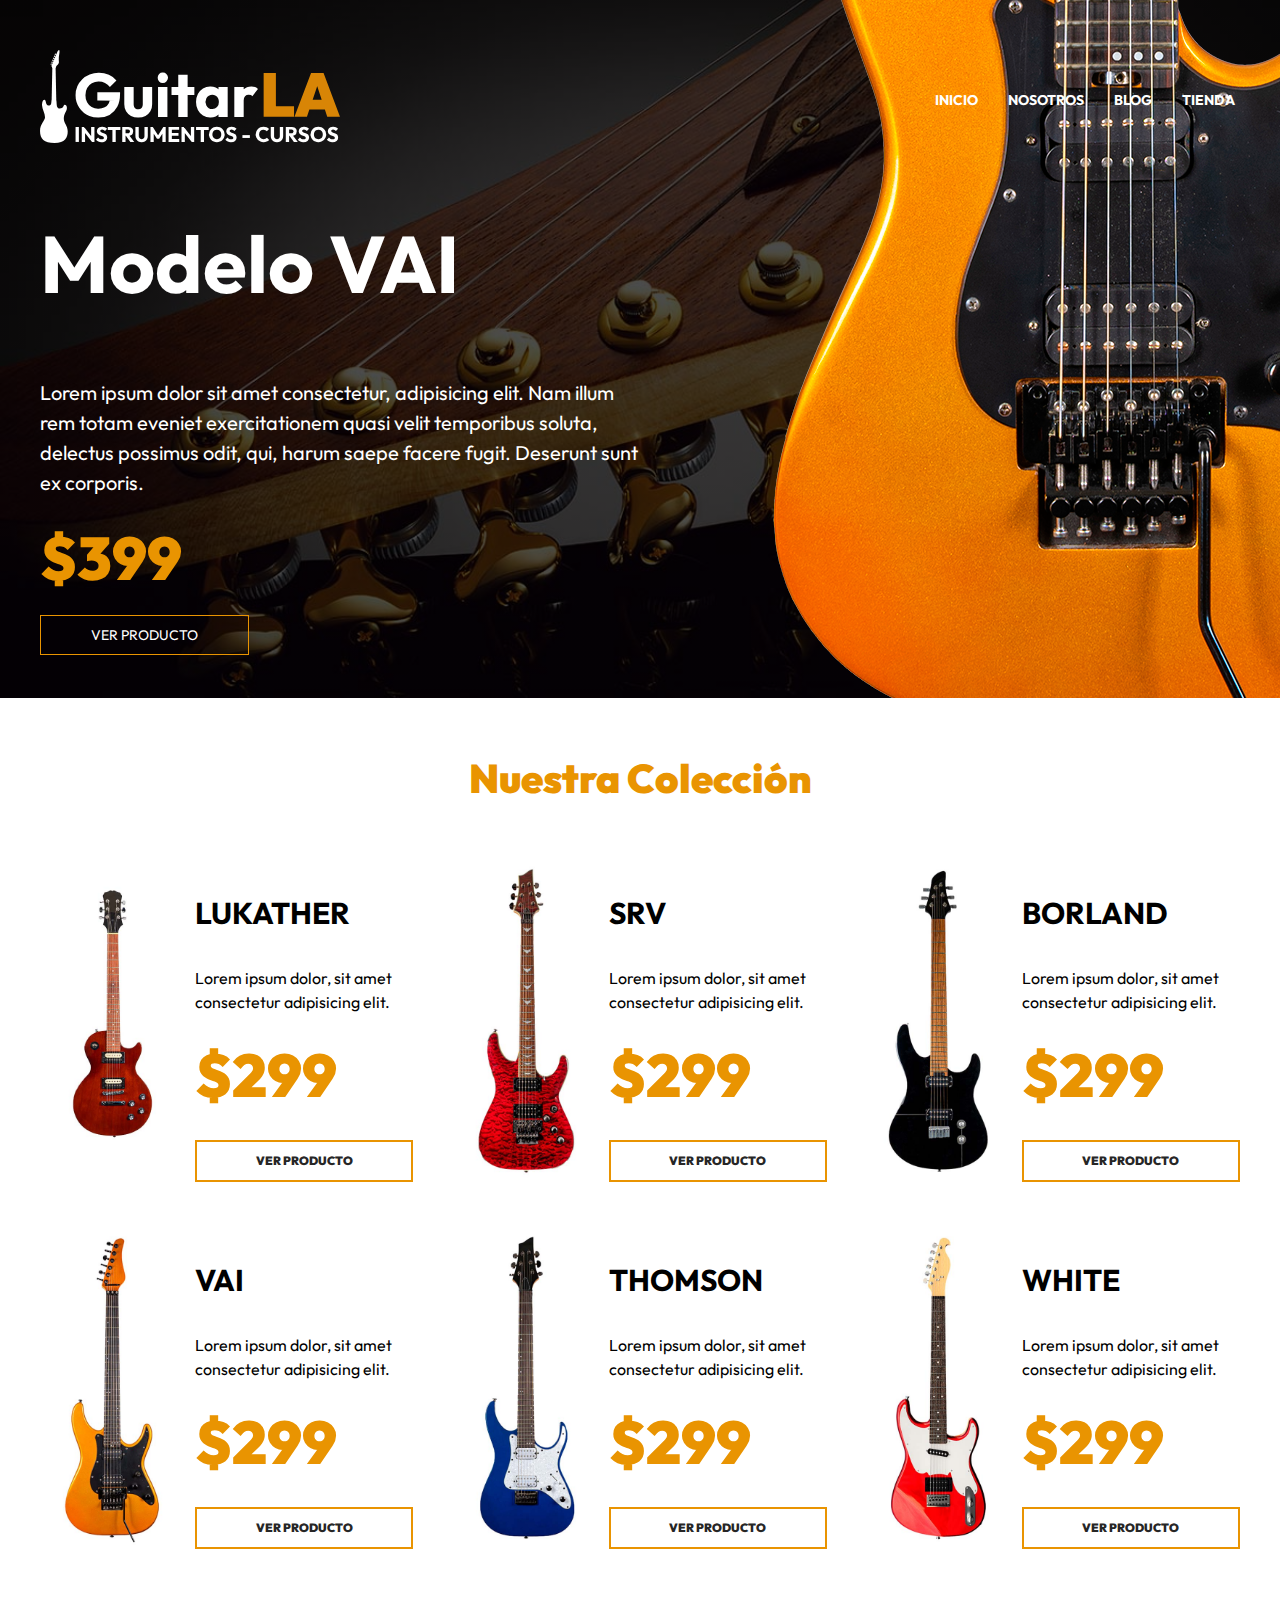
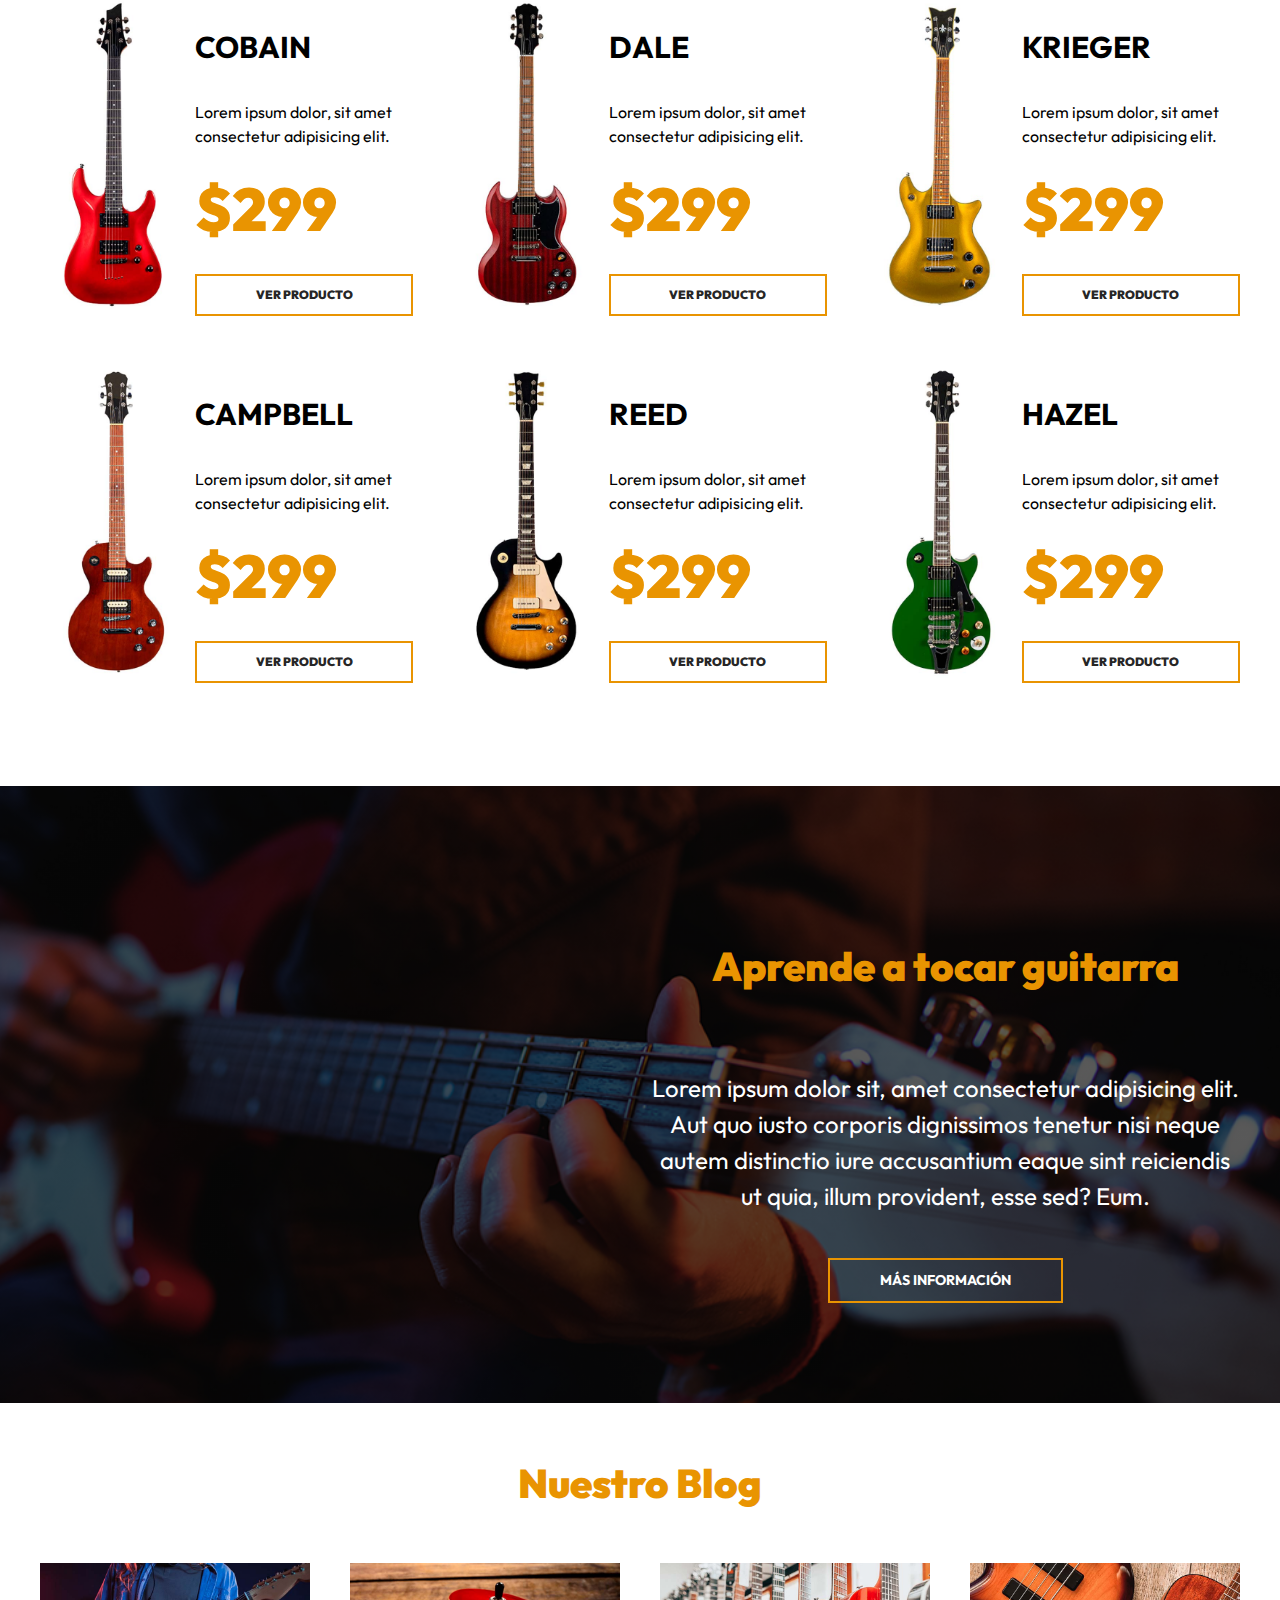
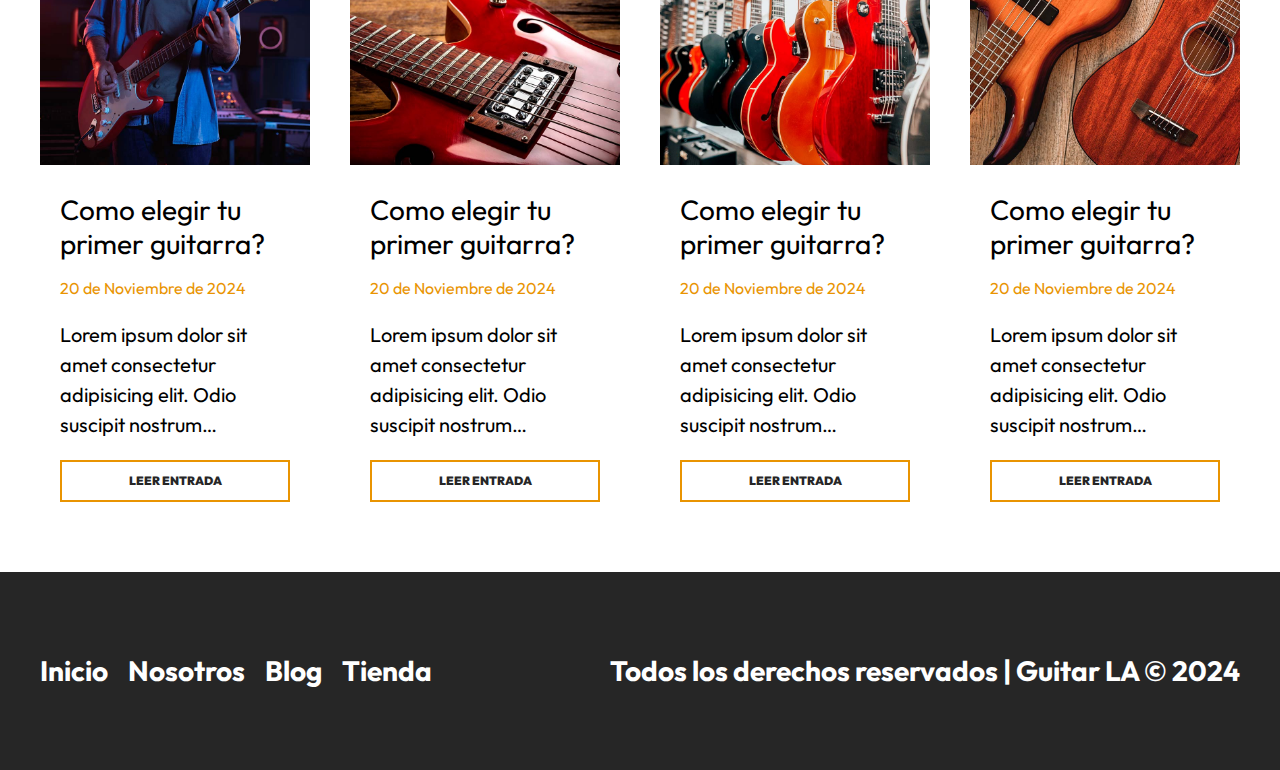
<file: index.html>
<!DOCTYPE html>
<html lang="en">

<head>
    <meta charset="UTF-8">
    <meta http-equiv="X-UA-Compatible" content="IE=edge">
    <meta name="viewport" content="width=device-width, initial-scale=1.0">
    <title>GuitarLA</title>
    <link rel="stylesheet" href="css/normalize.css">
    <link rel="preconnect" href="https://fonts.googleapis.com">
    <link rel="preconnect" href="https://fonts.gstatic.com" crossorigin>
    <link href="https://fonts.googleapis.com/css2?family=Outfit:wght@400;700;900&display=swap" rel="stylesheet">
    <link rel="stylesheet" href="css/app.css">
</head>

<body>
    <header class="header">
        <div class="header__contenedor">
            <div class="header__barra">
                <a href="/">
                    <img class="header__logo" src="img/logo.svg" alt="logo guitar-la">
                </a>
                <nav class="navegacion">
                    <a class="navegacion__enlace" href="index.html">Inicio</a>
                    <a class="navegacion__enlace" href="nosotros.html">Nosotros</a>
                    <a class="navegacion__enlace" href="blog.html">Blog</a>
                    <a class="navegacion__enlace" href="tienda.html">Tienda</a>
                </nav>
            </div>
            <div class="modelo">
                <h1 class="modelo__nombre">Modelo VAI</h1>
                <p class="modelo__descripcion">Lorem ipsum dolor sit amet consectetur, adipisicing elit. Nam illum rem
                    totam eveniet exercitationem quasi velit temporibus soluta, delectus possimus odit, qui, harum saepe
                    facere fugit. Deserunt sunt ex corporis.</p>
                <p class="modelo__precio">$399</p>
                <a href="producto.html" class="modelo__enlace">Ver producto</a>
            </div>
        </div>
        <img class="header__guitarra" src="img/header_guitarra.png" alt="imagen header guitarra">
    </header>

    <main class="productos productos__contenedor">
        <h2 class="productos__heading">Nuestra Colección</h2>
        <div class="productos__grid">
            <div class="producto">
                <img class="producto__imagen" src="img/guitarra_01.jpg" alt="imagen guitarra">
                <div class="producto__contenido">
                    <h3 class="producto__nombre">Lukather</h3>
                    <p class="producto__descripcion">Lorem ipsum dolor, sit amet consectetur adipisicing elit.</p>
                    <p class="producto__precio">$299</p>
                    <a class="producto__enlace" href="producto.html">Ver Producto</a>
                </div>
            </div>
            <div class="producto">
                <img class="producto__imagen" src="img/guitarra_02.jpg" alt="imagen guitarra">
                <div class="producto__contenido">
                    <h3 class="producto__nombre">SRV</h3>
                    <p class="producto__descripcion">Lorem ipsum dolor, sit amet consectetur adipisicing elit.</p>
                    <p class="producto__precio">$299</p>
                    <a class="producto__enlace" href="producto.html">Ver Producto</a>
                </div>
            </div>
            <div class="producto">
                <img class="producto__imagen" src="img/guitarra_03.jpg" alt="imagen guitarra">
                <div class="producto__contenido">
                    <h3 class="producto__nombre">Borland</h3>
                    <p class="producto__descripcion">Lorem ipsum dolor, sit amet consectetur adipisicing elit.</p>
                    <p class="producto__precio">$299</p>
                    <a class="producto__enlace" href="producto.html">Ver Producto</a>
                </div>
            </div>
            <div class="producto">
                <img class="producto__imagen" src="img/guitarra_04.jpg" alt="imagen guitarra">
                <div class="producto__contenido">
                    <h3 class="producto__nombre">VAI</h3>
                    <p class="producto__descripcion">Lorem ipsum dolor, sit amet consectetur adipisicing elit.</p>
                    <p class="producto__precio">$299</p>
                    <a class="producto__enlace" href="producto.html">Ver Producto</a>
                </div>
            </div>
            <div class="producto">
                <img class="producto__imagen" src="img/guitarra_05.jpg" alt="imagen guitarra">
                <div class="producto__contenido">
                    <h3 class="producto__nombre">Thomson</h3>
                    <p class="producto__descripcion">Lorem ipsum dolor, sit amet consectetur adipisicing elit.</p>
                    <p class="producto__precio">$299</p>
                    <a class="producto__enlace" href="producto.html">Ver Producto</a>
                </div>
            </div>
            <div class="producto">
                <img class="producto__imagen" src="img/guitarra_06.jpg" alt="imagen guitarra">
                <div class="producto__contenido">
                    <h3 class="producto__nombre">White</h3>
                    <p class="producto__descripcion">Lorem ipsum dolor, sit amet consectetur adipisicing elit.</p>
                    <p class="producto__precio">$299</p>
                    <a class="producto__enlace" href="producto.html">Ver Producto</a>
                </div>
            </div>
            <div class="producto">
                <img class="producto__imagen" src="img/guitarra_07.jpg" alt="imagen guitarra">
                <div class="producto__contenido">
                    <h3 class="producto__nombre">Cobain</h3>
                    <p class="producto__descripcion">Lorem ipsum dolor, sit amet consectetur adipisicing elit.</p>
                    <p class="producto__precio">$299</p>
                    <a class="producto__enlace" href="producto.html">Ver Producto</a>
                </div>
            </div>
            <div class="producto">
                <img class="producto__imagen" src="img/guitarra_08.jpg" alt="imagen guitarra">
                <div class="producto__contenido">
                    <h3 class="producto__nombre">Dale</h3>
                    <p class="producto__descripcion">Lorem ipsum dolor, sit amet consectetur adipisicing elit.</p>
                    <p class="producto__precio">$299</p>
                    <a class="producto__enlace" href="producto.html">Ver Producto</a>
                </div>
            </div>
            <div class="producto">
                <img class="producto__imagen" src="img/guitarra_09.jpg" alt="imagen guitarra">
                <div class="producto__contenido">
                    <h3 class="producto__nombre">Krieger</h3>
                    <p class="producto__descripcion">Lorem ipsum dolor, sit amet consectetur adipisicing elit.</p>
                    <p class="producto__precio">$299</p>
                    <a class="producto__enlace" href="producto.html">Ver Producto</a>
                </div>
            </div>
            <div class="producto">
                <img class="producto__imagen" src="img/guitarra_10.jpg" alt="imagen guitarra">
                <div class="producto__contenido">
                    <h3 class="producto__nombre">Campbell</h3>
                    <p class="producto__descripcion">Lorem ipsum dolor, sit amet consectetur adipisicing elit.</p>
                    <p class="producto__precio">$299</p>
                    <a class="producto__enlace" href="producto.html">Ver Producto</a>
                </div>
            </div>
            <div class="producto">
                <img class="producto__imagen" src="img/guitarra_11.jpg" alt="imagen guitarra">
                <div class="producto__contenido">
                    <h3 class="producto__nombre">Reed</h3>
                    <p class="producto__descripcion">Lorem ipsum dolor, sit amet consectetur adipisicing elit.</p>
                    <p class="producto__precio">$299</p>
                    <a class="producto__enlace" href="producto.html">Ver Producto</a>
                </div>
            </div>
            <div class="producto">
                <img class="producto__imagen" src="img/guitarra_12.jpg" alt="imagen guitarra">
                <div class="producto__contenido">
                    <h3 class="producto__nombre">Hazel</h3>
                    <p class="producto__descripcion">Lorem ipsum dolor, sit amet consectetur adipisicing elit.</p>
                    <p class="producto__precio">$299</p>
                    <a class="producto__enlace" href="producto.html">Ver Producto</a>
                </div>
            </div>
        </div>
    </main>

    <section class="cursos">
        <div class="cursos__contenedor cursos__grid">
            <div class="cursos__contenido">
                <h2 class="cursos__heading">Aprende a tocar guitarra</h2>
                <p class="cursos__texto">Lorem ipsum dolor sit, amet consectetur adipisicing elit. Aut quo iusto
                    corporis dignissimos tenetur nisi neque autem distinctio iure accusantium eaque sint reiciendis ut
                    quia, illum provident, esse sed? Eum.</p>
                <a class="cursos__enlace" href="#">Más información</a>
            </div>
        </div>
    </section>

    <section class="blog">
        <h2 class="blog__heading">Nuestro Blog</h2>
        <div class="blog__contenedor blog__grid">
            <article class="entrada">
                <img class="entrada__imagen" src="img/blog_1.jpg" alt="imagen blog">
                <div class="entrada__contenido">
                    <h3 class="entrada__titulo">Como elegir tu primer guitarra?</h3>
                    <p class="entrada__fecha">20 de Noviembre de 2024</p>
                    <p class="entrada__texto">Lorem ipsum dolor sit amet consectetur adipisicing elit. Odio suscipit
                        nostrum obcaecati ipsum itaque quidem? Amet, vero. Culpa ipsa, eum expedita possimus harum neque
                        consequatur quibusdam, voluptatibus doloremque cumque unde.</p>
                    <a class="entrada__enlace" href="entrada.html">Leer entrada</a>
                </div>
            </article>
            <article class="entrada">
                <img class="entrada__imagen" src="img/blog_2.jpg" alt="imagen blog">
                <div class="entrada__contenido">
                    <h3 class="entrada__titulo">Como elegir tu primer guitarra?</h3>
                    <p class="entrada__fecha">20 de Noviembre de 2024</p>
                    <p class="entrada__texto">Lorem ipsum dolor sit amet consectetur adipisicing elit. Odio suscipit
                        nostrum obcaecati ipsum itaque quidem? Amet, vero. Culpa ipsa, eum expedita possimus harum neque
                        consequatur quibusdam, voluptatibus doloremque cumque unde.</p>
                    <a class="entrada__enlace" href="entrada.html">Leer entrada</a>
                </div>
            </article>
            <article class="entrada">
                <img class="entrada__imagen" src="img/blog_3.jpg" alt="imagen blog">
                <div class="entrada__contenido">
                    <h3 class="entrada__titulo">Como elegir tu primer guitarra?</h3>
                    <p class="entrada__fecha">20 de Noviembre de 2024</p>
                    <p class="entrada__texto">Lorem ipsum dolor sit amet consectetur adipisicing elit. Odio suscipit
                        nostrum obcaecati ipsum itaque quidem? Amet, vero. Culpa ipsa, eum expedita possimus harum neque
                        consequatur quibusdam, voluptatibus doloremque cumque unde.</p>
                    <a class="entrada__enlace" href="entrada.html">Leer entrada</a>
                </div>
            </article>
            <article class="entrada">
                <img class="entrada__imagen" src="img/blog_4.jpg" alt="imagen blog">
                <div class="entrada__contenido">
                    <h3 class="entrada__titulo">Como elegir tu primer guitarra?</h3>
                    <p class="entrada__fecha">20 de Noviembre de 2024</p>
                    <p class="entrada__texto">Lorem ipsum dolor sit amet consectetur adipisicing elit. Odio suscipit
                        nostrum obcaecati ipsum itaque quidem? Amet, vero. Culpa ipsa, eum expedita possimus harum neque
                        consequatur quibusdam, voluptatibus doloremque cumque unde.</p>
                    <a class="entrada__enlace" href="entrada.html">Leer entrada</a>
                </div>
            </article>
        </div>
    </section>

    <footer class="footer">
        <div class="footer__contenedor footer__contenido">
            <nav class="footer__nav">
                <a href="index.html" class="footer__enlace">Inicio</a>
                <a href="nosotros.html" class="footer__enlace">Nosotros</a>
                <a href="blog.html" class="footer__enlace">Blog</a>
                <a href="tienda.html" class="footer__enlace">Tienda</a>
            </nav>
            <p class="footer__copyright">Todos los derechos reservados | Guitar LA &copy; 2024</p>
        </div>
    </footer>

</body>

</html>
</file>
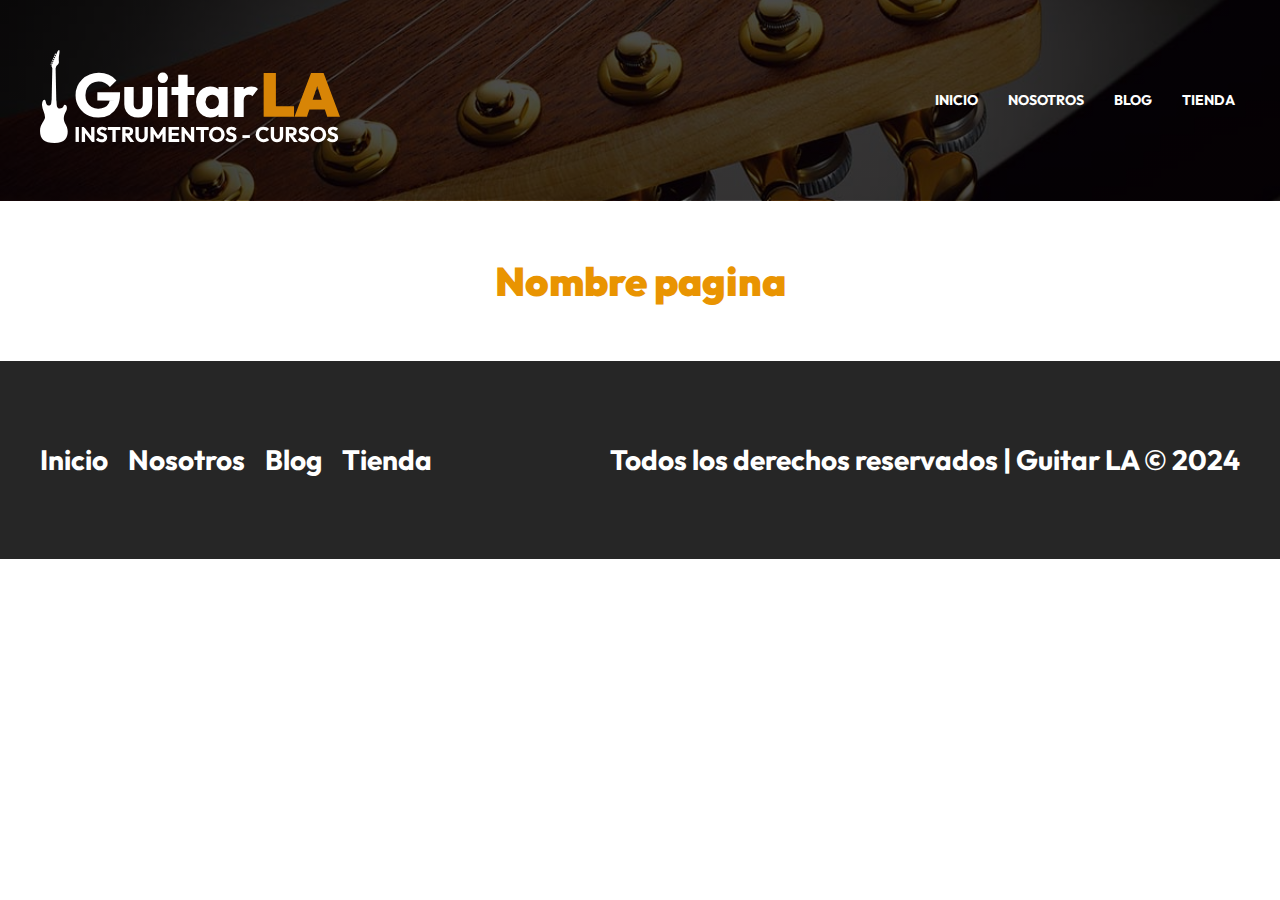
<file: base.html>
<!DOCTYPE html>
<html lang="en">

<head>
   <meta charset="UTF-8">
   <meta http-equiv="X-UA-Compatible" content="IE=edge">
   <meta name="viewport" content="width=device-width, initial-scale=1.0">
   <title>GuitarLA | Base</title>
   <link rel="stylesheet" href="css/normalize.css">
   <link rel="preconnect" href="https://fonts.googleapis.com">
   <link rel="preconnect" href="https://fonts.gstatic.com" crossorigin>
   <link href="https://fonts.googleapis.com/css2?family=Outfit:wght@400;700;900&display=swap" rel="stylesheet">
   <link rel="stylesheet" href="css/app.css">
</head>

<body>
   <header class="header">
      <div class="header__contenedor">
         <div class="header__barra">
            <a href="/">
               <img class="header__logo" src="img/logo.svg" alt="logo guitar-la">
            </a>
            <nav class="navegacion">
               <a class="navegacion__enlace" href="index.html">Inicio</a>
               <a class="navegacion__enlace" href="nosotros.html">Nosotros</a>
               <a class="navegacion__enlace" href="blog.html">Blog</a>
               <a class="navegacion__enlace" href="tienda.html">Tienda</a>
            </nav>
         </div>
      </div>
   </header>

   <main class="__contenedor">
      <h2 class="__heading">Nombre pagina</h2>

   </main>

   <footer class="footer">
      <div class="footer__contenedor footer__contenido">
         <nav class="footer__nav">
            <a href="index.html" class="footer__enlace">Inicio</a>
            <a href="nosotros.html" class="footer__enlace">Nosotros</a>
            <a href="blog.html" class="footer__enlace">Blog</a>
            <a href="tienda.html" class="footer__enlace">Tienda</a>
         </nav>
         <p class="footer__copyright">Todos los derechos reservados | Guitar LA &copy; 2024</p>
      </div>
   </footer>

</body>

</html>
</file>
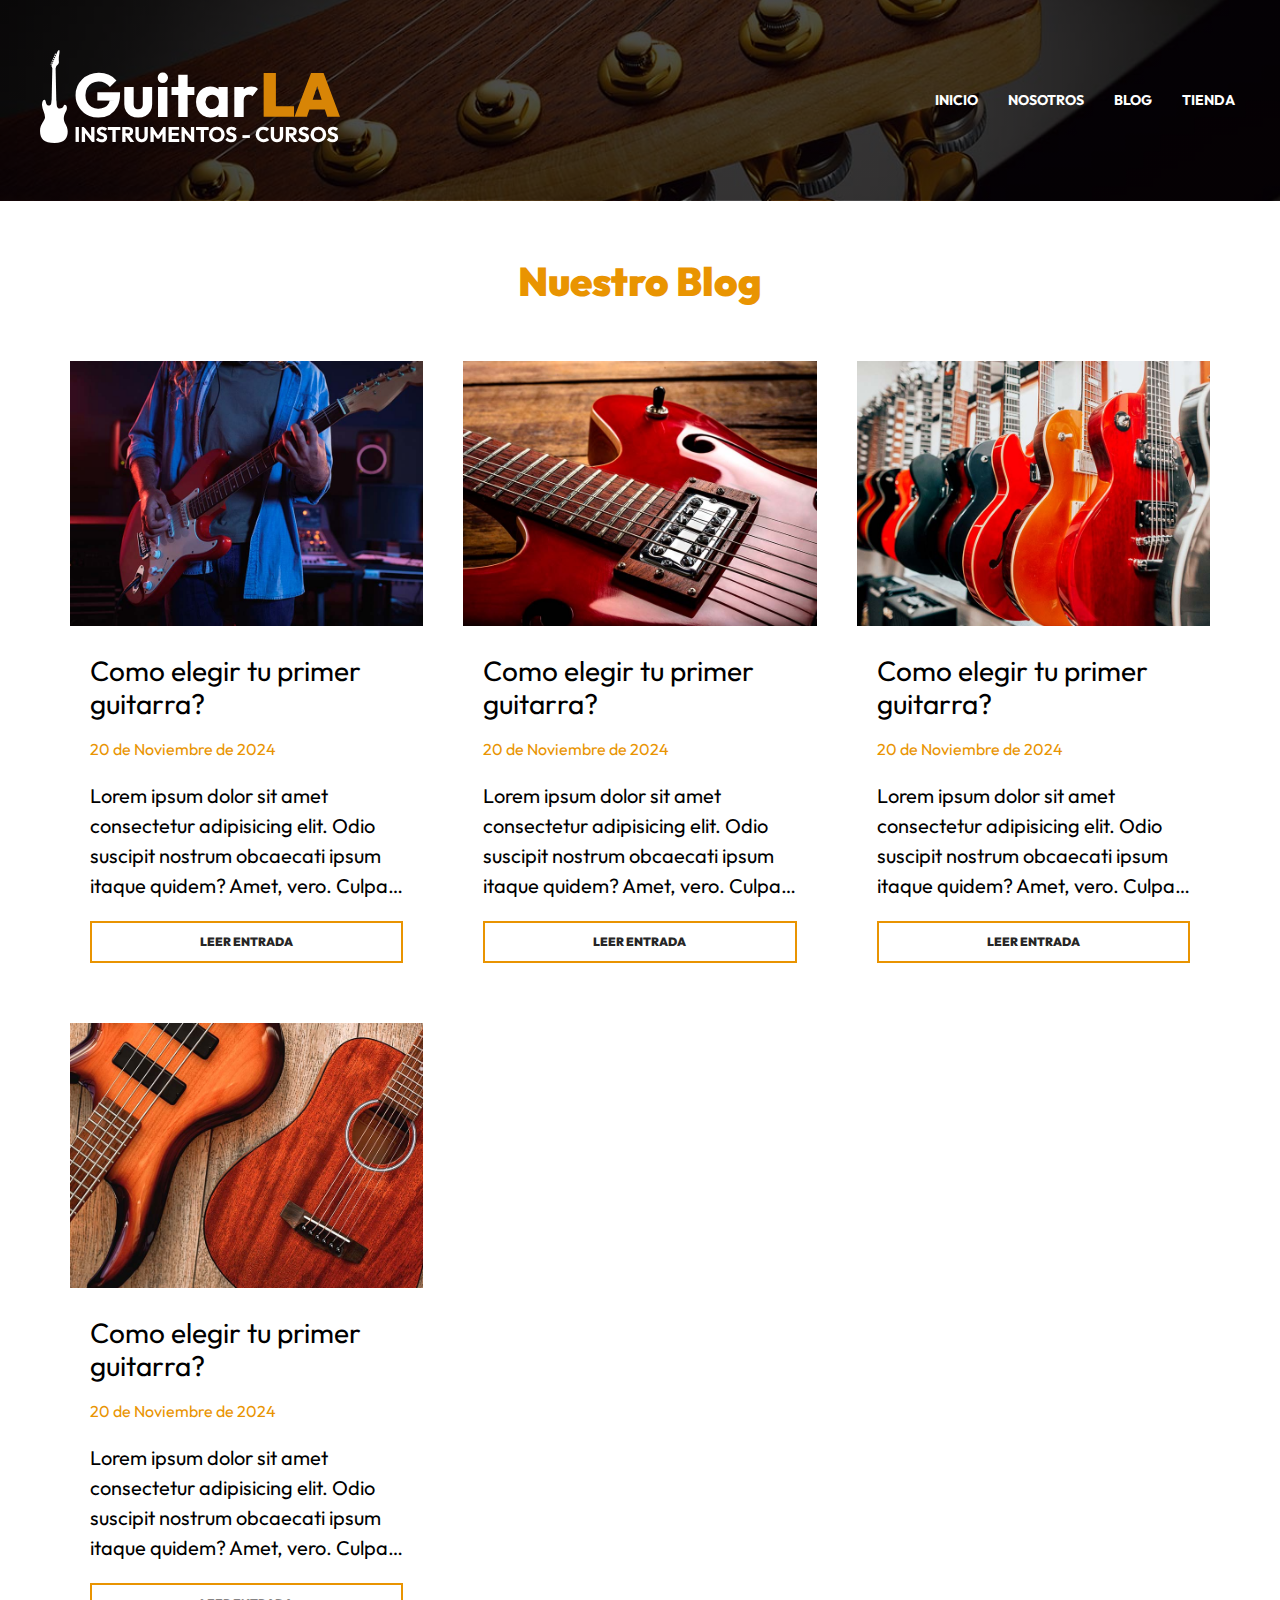
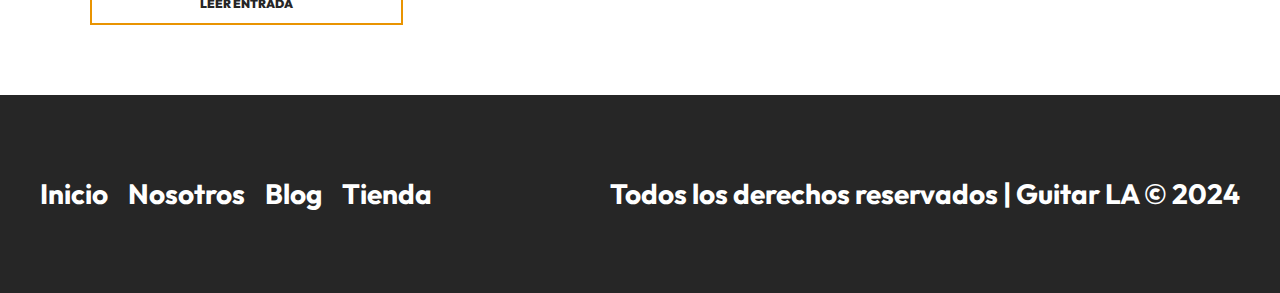
<file: blog.html>
<!DOCTYPE html>
<html lang="en">

<head>
   <meta charset="UTF-8">
   <meta http-equiv="X-UA-Compatible" content="IE=edge">
   <meta name="viewport" content="width=device-width, initial-scale=1.0">
   <title>GuitarLA | Blog</title>
   <link rel="stylesheet" href="css/normalize.css">
   <link rel="preconnect" href="https://fonts.googleapis.com">
   <link rel="preconnect" href="https://fonts.gstatic.com" crossorigin>
   <link href="https://fonts.googleapis.com/css2?family=Outfit:wght@400;700;900&display=swap" rel="stylesheet">
   <link rel="stylesheet" href="css/app.css">
</head>

<body>
   <header class="header">
      <div class="header__contenedor">
         <div class="header__barra">
            <a href="/">
               <img class="header__logo" src="img/logo.svg" alt="logo guitar-la">
            </a>
            <nav class="navegacion">
               <a class="navegacion__enlace" href="index.html">Inicio</a>
               <a class="navegacion__enlace" href="nosotros.html">Nosotros</a>
               <a class="navegacion__enlace" href="blog.html">Blog</a>
               <a class="navegacion__enlace" href="tienda.html">Tienda</a>
            </nav>
         </div>
      </div>
   </header>

   <main class="__contenedor">
      <h2 class="__heading">Nuestro Blog</h2>
      <div class="blog__contenedor blog__grid blog__grid--pagina">
         <article class="entrada">
            <img class="entrada__imagen" src="img/blog_1.jpg" alt="imagen blog">
            <div class="entrada__contenido">
               <h3 class="entrada__titulo">Como elegir tu primer guitarra?</h3>
               <p class="entrada__fecha">20 de Noviembre de 2024</p>
               <p class="entrada__texto">Lorem ipsum dolor sit amet consectetur adipisicing elit. Odio suscipit
                  nostrum obcaecati ipsum itaque quidem? Amet, vero. Culpa ipsa, eum expedita possimus harum neque
                  consequatur quibusdam, voluptatibus doloremque cumque unde.</p>
               <a class="entrada__enlace" href="entrada.html">Leer entrada</a>
            </div>
         </article>
         <article class="entrada">
            <img class="entrada__imagen" src="img/blog_2.jpg" alt="imagen blog">
            <div class="entrada__contenido">
               <h3 class="entrada__titulo">Como elegir tu primer guitarra?</h3>
               <p class="entrada__fecha">20 de Noviembre de 2024</p>
               <p class="entrada__texto">Lorem ipsum dolor sit amet consectetur adipisicing elit. Odio suscipit
                  nostrum obcaecati ipsum itaque quidem? Amet, vero. Culpa ipsa, eum expedita possimus harum neque
                  consequatur quibusdam, voluptatibus doloremque cumque unde.</p>
               <a class="entrada__enlace" href="entrada.html">Leer entrada</a>
            </div>
         </article>
         <article class="entrada">
            <img class="entrada__imagen" src="img/blog_3.jpg" alt="imagen blog">
            <div class="entrada__contenido">
               <h3 class="entrada__titulo">Como elegir tu primer guitarra?</h3>
               <p class="entrada__fecha">20 de Noviembre de 2024</p>
               <p class="entrada__texto">Lorem ipsum dolor sit amet consectetur adipisicing elit. Odio suscipit
                  nostrum obcaecati ipsum itaque quidem? Amet, vero. Culpa ipsa, eum expedita possimus harum neque
                  consequatur quibusdam, voluptatibus doloremque cumque unde.</p>
               <a class="entrada__enlace" href="entrada.html">Leer entrada</a>
            </div>
         </article>
         <article class="entrada">
            <img class="entrada__imagen" src="img/blog_4.jpg" alt="imagen blog">
            <div class="entrada__contenido">
               <h3 class="entrada__titulo">Como elegir tu primer guitarra?</h3>
               <p class="entrada__fecha">20 de Noviembre de 2024</p>
               <p class="entrada__texto">Lorem ipsum dolor sit amet consectetur adipisicing elit. Odio suscipit
                  nostrum obcaecati ipsum itaque quidem? Amet, vero. Culpa ipsa, eum expedita possimus harum neque
                  consequatur quibusdam, voluptatibus doloremque cumque unde.</p>
               <a class="entrada__enlace" href="entrada.html">Leer entrada</a>
            </div>
         </article>
      </div>
   </main>

   <footer class="footer">
      <div class="footer__contenedor footer__contenido">
         <nav class="footer__nav">
            <a href="index.html" class="footer__enlace">Inicio</a>
            <a href="nosotros.html" class="footer__enlace">Nosotros</a>
            <a href="blog.html" class="footer__enlace">Blog</a>
            <a href="tienda.html" class="footer__enlace">Tienda</a>
         </nav>
         <p class="footer__copyright">Todos los derechos reservados | Guitar LA &copy; 2024</p>
      </div>
   </footer>

</body>

</html>
</file>
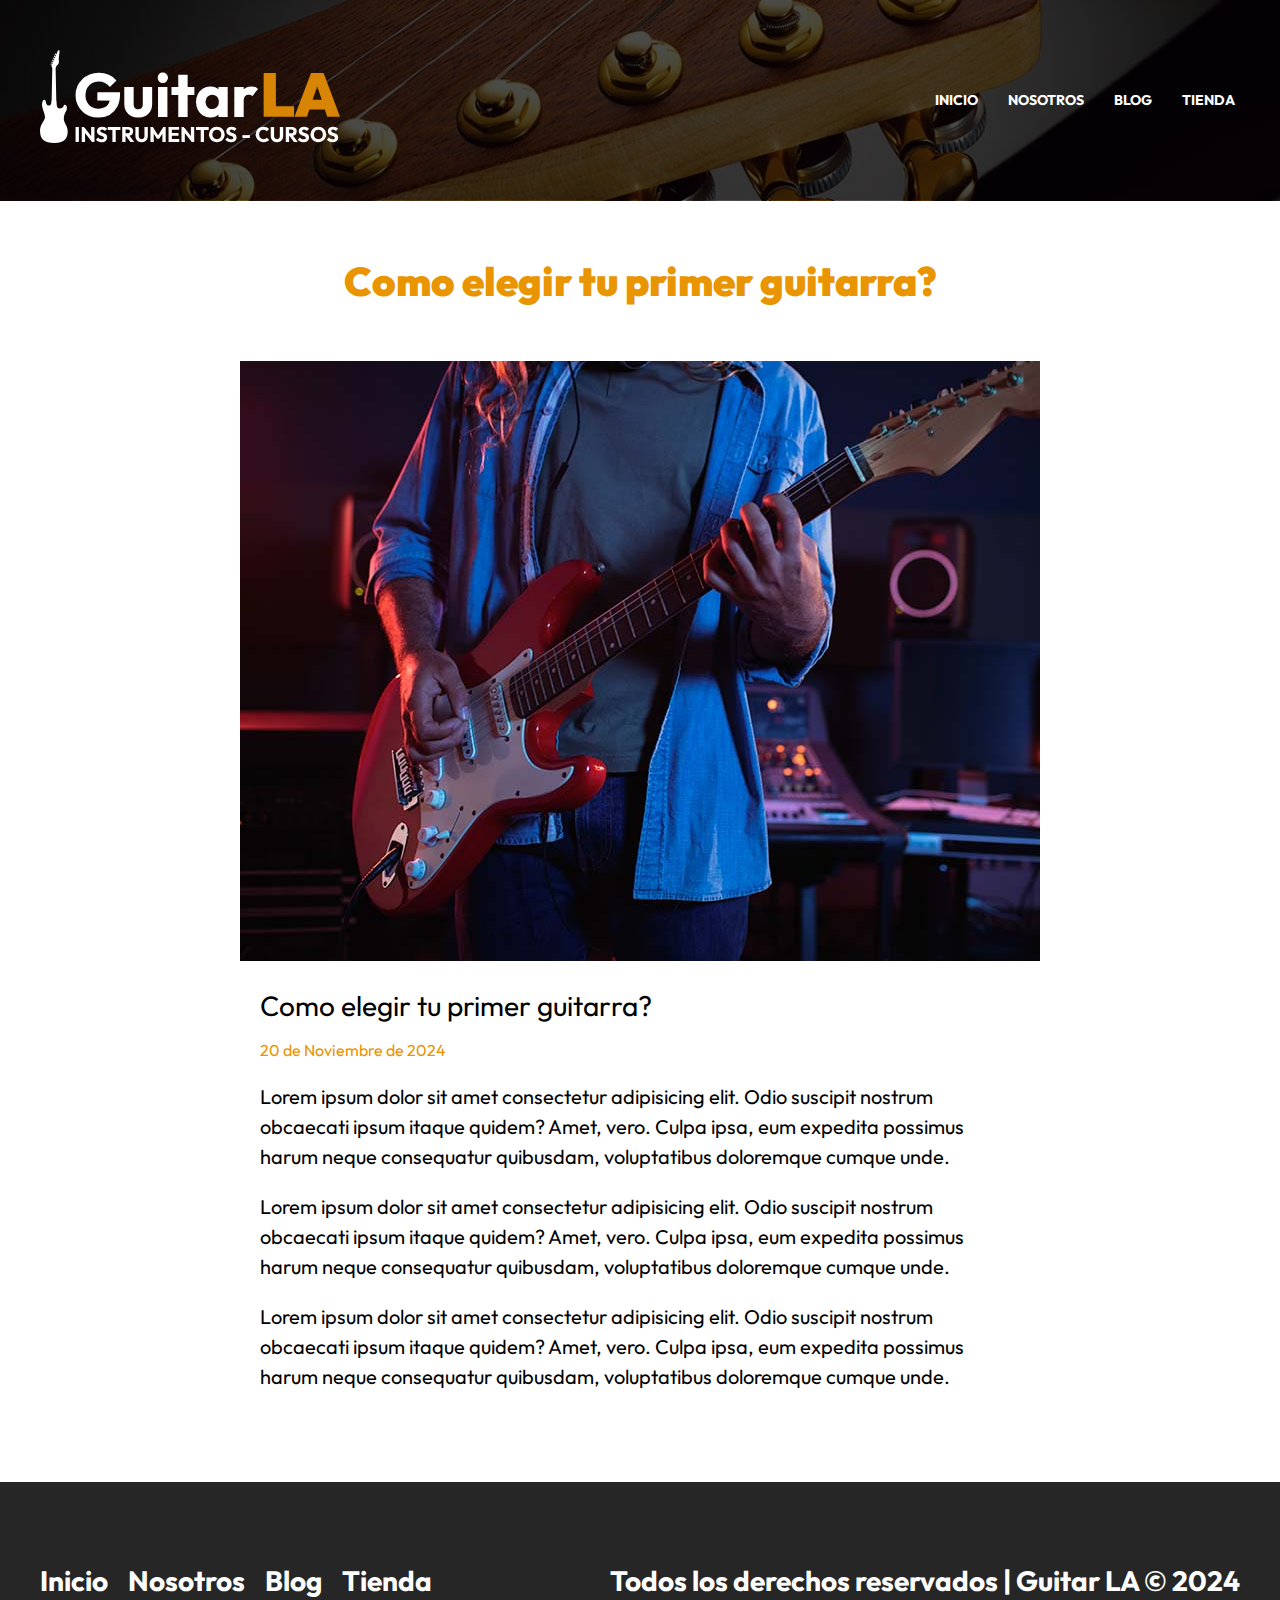
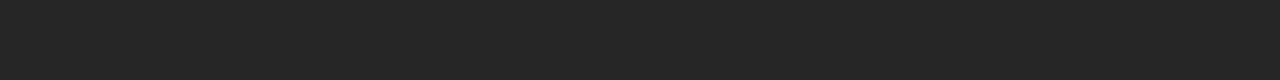
<file: entrada.html>
<!DOCTYPE html>
<html lang="en">

<head>
   <meta charset="UTF-8">
   <meta http-equiv="X-UA-Compatible" content="IE=edge">
   <meta name="viewport" content="width=device-width, initial-scale=1.0">
   <title>GuitarLA | Entrada Blog</title>
   <link rel="stylesheet" href="css/normalize.css">
   <link rel="preconnect" href="https://fonts.googleapis.com">
   <link rel="preconnect" href="https://fonts.gstatic.com" crossorigin>
   <link href="https://fonts.googleapis.com/css2?family=Outfit:wght@400;700;900&display=swap" rel="stylesheet">
   <link rel="stylesheet" href="css/app.css">
</head>

<body>
   <header class="header">
      <div class="header__contenedor">
         <div class="header__barra">
            <a href="/">
               <img class="header__logo" src="img/logo.svg" alt="logo guitar-la">
            </a>
            <nav class="navegacion">
               <a class="navegacion__enlace" href="index.html">Inicio</a>
               <a class="navegacion__enlace" href="nosotros.html">Nosotros</a>
               <a class="navegacion__enlace" href="blog.html">Blog</a>
               <a class="navegacion__enlace" href="tienda.html">Tienda</a>
            </nav>
         </div>
      </div>
   </header>

   <main class="__contenedor">
      <h2 class="__heading">Como elegir tu primer guitarra?</h2>
      <article class="entrada">
         <img class="entrada__imagen" src="img/blog_1.jpg" alt="imagen blog">
         <div class="entrada__contenido">
            <h3 class="entrada__titulo">Como elegir tu primer guitarra?</h3>
            <p class="entrada__fecha">20 de Noviembre de 2024</p>
            <p class="entrada__texto">Lorem ipsum dolor sit amet consectetur adipisicing elit. Odio suscipit
               nostrum obcaecati ipsum itaque quidem? Amet, vero. Culpa ipsa, eum expedita possimus harum neque
               consequatur quibusdam, voluptatibus doloremque cumque unde.</p>
            <p class="entrada__texto">Lorem ipsum dolor sit amet consectetur adipisicing elit. Odio suscipit
               nostrum obcaecati ipsum itaque quidem? Amet, vero. Culpa ipsa, eum expedita possimus harum neque
               consequatur quibusdam, voluptatibus doloremque cumque unde.</p>
            <p class="entrada__texto">Lorem ipsum dolor sit amet consectetur adipisicing elit. Odio suscipit
               nostrum obcaecati ipsum itaque quidem? Amet, vero. Culpa ipsa, eum expedita possimus harum neque
               consequatur quibusdam, voluptatibus doloremque cumque unde.</p>
         </div>
      </article>
   </main>

   <footer class="footer">
      <div class="footer__contenedor footer__contenido">
         <nav class="footer__nav">
            <a href="index.html" class="footer__enlace">Inicio</a>
            <a href="nosotros.html" class="footer__enlace">Nosotros</a>
            <a href="blog.html" class="footer__enlace">Blog</a>
            <a href="tienda.html" class="footer__enlace">Tienda</a>
         </nav>
         <p class="footer__copyright">Todos los derechos reservados | Guitar LA &copy; 2024</p>
      </div>
   </footer>

</body>

</html>
</file>
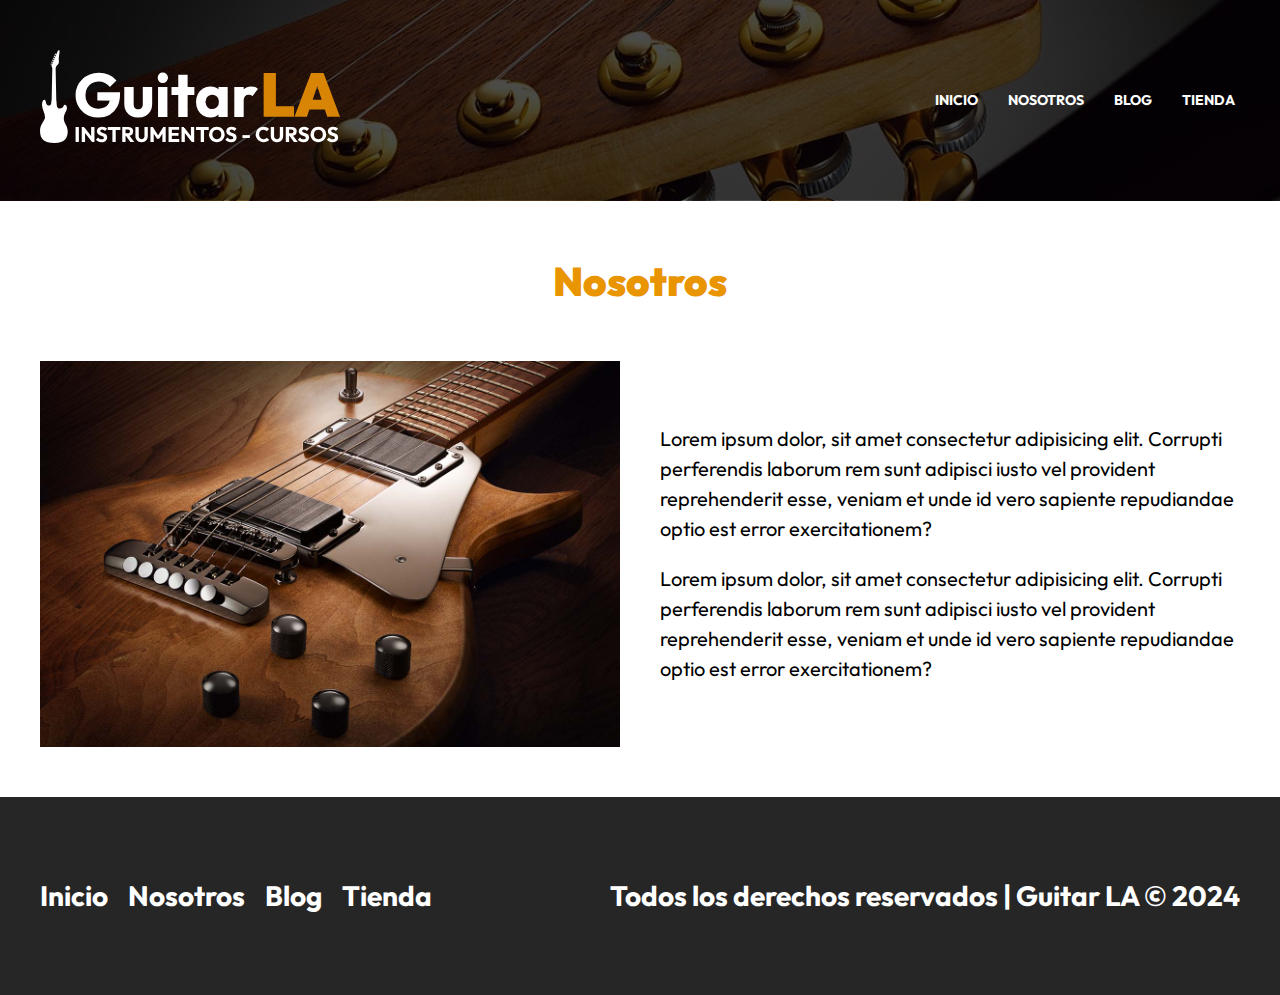
<file: nosotros.html>
<!DOCTYPE html>
<html lang="en">

<head>
   <meta charset="UTF-8">
   <meta http-equiv="X-UA-Compatible" content="IE=edge">
   <meta name="viewport" content="width=device-width, initial-scale=1.0">
   <title>GuitarLA | Nosotros</title>
   <link rel="stylesheet" href="css/normalize.css">
   <link rel="preconnect" href="https://fonts.googleapis.com">
   <link rel="preconnect" href="https://fonts.gstatic.com" crossorigin>
   <link href="https://fonts.googleapis.com/css2?family=Outfit:wght@400;700;900&display=swap" rel="stylesheet">
   <link rel="stylesheet" href="css/app.css">
</head>

<body>
   <header class="header">
      <div class="header__contenedor">
         <div class="header__barra">
            <a href="/">
               <img class="header__logo" src="img/logo.svg" alt="logo guitar-la">
            </a>
            <nav class="navegacion">
               <a class="navegacion__enlace" href="index.html">Inicio</a>
               <a class="navegacion__enlace" href="nosotros.html">Nosotros</a>
               <a class="navegacion__enlace" href="blog.html">Blog</a>
               <a class="navegacion__enlace" href="tienda.html">Tienda</a>
            </nav>
         </div>
      </div>
   </header>

   <main class="nosotros__contenedor">
      <h2 class="nosotros__heading">Nosotros</h2>
      <div class="nosotros__grid">
         <img src="img/nosotros.jpg" alt="imagen nosotros">
         <div class="nosotros__contenido">
            <p>Lorem ipsum dolor, sit amet consectetur adipisicing elit. Corrupti perferendis laborum rem sunt adipisci
               iusto vel provident reprehenderit esse, veniam et unde id vero sapiente repudiandae optio est error
               exercitationem?</p>
            <p>Lorem ipsum dolor, sit amet consectetur adipisicing elit. Corrupti perferendis laborum rem sunt adipisci
               iusto vel provident reprehenderit esse, veniam et unde id vero sapiente repudiandae optio est error
               exercitationem?</p>
         </div>
      </div>
   </main>

   <footer class="footer">
      <div class="footer__contenedor footer__contenido">
         <nav class="footer__nav">
            <a href="index.html" class="footer__enlace">Inicio</a>
            <a href="nosotros.html" class="footer__enlace">Nosotros</a>
            <a href="blog.html" class="footer__enlace">Blog</a>
            <a href="tienda.html" class="footer__enlace">Tienda</a>
         </nav>
         <p class="footer__copyright">Todos los derechos reservados | Guitar LA &copy; 2024</p>
      </div>
   </footer>

</body>

</html>
</file>
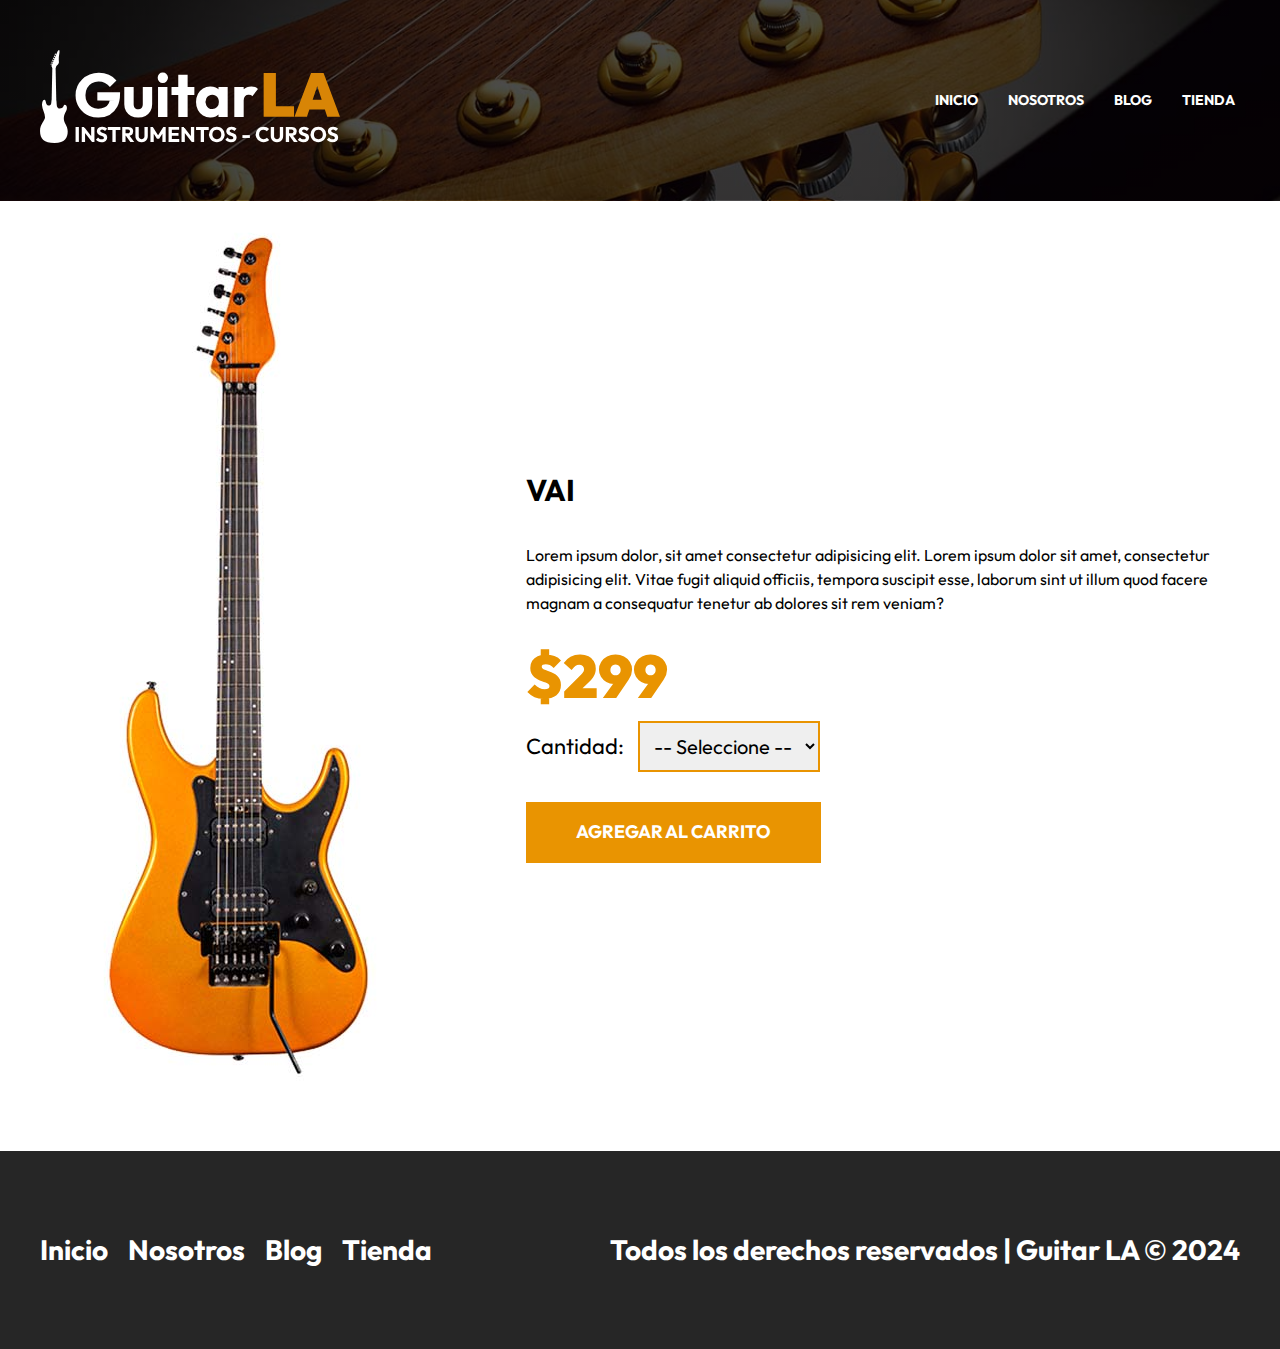
<file: producto.html>
<!DOCTYPE html>
<html lang="en">

<head>
   <meta charset="UTF-8">
   <meta http-equiv="X-UA-Compatible" content="IE=edge">
   <meta name="viewport" content="width=device-width, initial-scale=1.0">
   <title>GuitarLA | Producto</title>
   <link rel="stylesheet" href="css/normalize.css">
   <link rel="preconnect" href="https://fonts.googleapis.com">
   <link rel="preconnect" href="https://fonts.gstatic.com" crossorigin>
   <link href="https://fonts.googleapis.com/css2?family=Outfit:wght@400;700;900&display=swap" rel="stylesheet">
   <link rel="stylesheet" href="css/app.css">
</head>

<body>
   <header class="header">
      <div class="header__contenedor">
         <div class="header__barra">
            <a href="/">
               <img class="header__logo" src="img/logo.svg" alt="logo guitar-la">
            </a>
            <nav class="navegacion">
               <a class="navegacion__enlace" href="index.html">Inicio</a>
               <a class="navegacion__enlace" href="nosotros.html">Nosotros</a>
               <a class="navegacion__enlace" href="blog.html">Blog</a>
               <a class="navegacion__enlace" href="tienda.html">Tienda</a>
            </nav>
         </div>
      </div>
   </header>

   <main class="__contenedor">
      <div class="producto">
         <img class="producto__imagen" src="img/guitarra_04.jpg" alt="imagen guitarra">
         <div class="producto__contenido">
            <h3 class="producto__nombre">VAI</h3>
            <p class="producto__descripcion">Lorem ipsum dolor, sit amet consectetur adipisicing elit. Lorem ipsum dolor
               sit amet, consectetur adipisicing elit. Vitae fugit aliquid officiis, tempora suscipit esse, laborum sint
               ut illum quod facere magnam a consequatur tenetur ab dolores sit rem veniam?</p>
            <p class="producto__precio">$299</p>
            <form class="producto__formulario">
               <label class="producto__label">Cantidad:</label>
               <select class="producto__cantidad">
                  <option value="">-- Seleccione --</option>
                  <option value="1">1</option>
                  <option value="2">2</option>
                  <option value="3">3</option>
                  <option value="4">4</option>
                  <option value="5">5</option>
               </select>
               <input type="submit" value="Agregar al Carrito" class="producto__agregar-carrito">
            </form>
         </div>
      </div>
   </main>

   <footer class="footer">
      <div class="footer__contenedor footer__contenido">
         <nav class="footer__nav">
            <a href="index.html" class="footer__enlace">Inicio</a>
            <a href="nosotros.html" class="footer__enlace">Nosotros</a>
            <a href="blog.html" class="footer__enlace">Blog</a>
            <a href="tienda.html" class="footer__enlace">Tienda</a>
         </nav>
         <p class="footer__copyright">Todos los derechos reservados | Guitar LA &copy; 2024</p>
      </div>
   </footer>

</body>

</html>
</file>
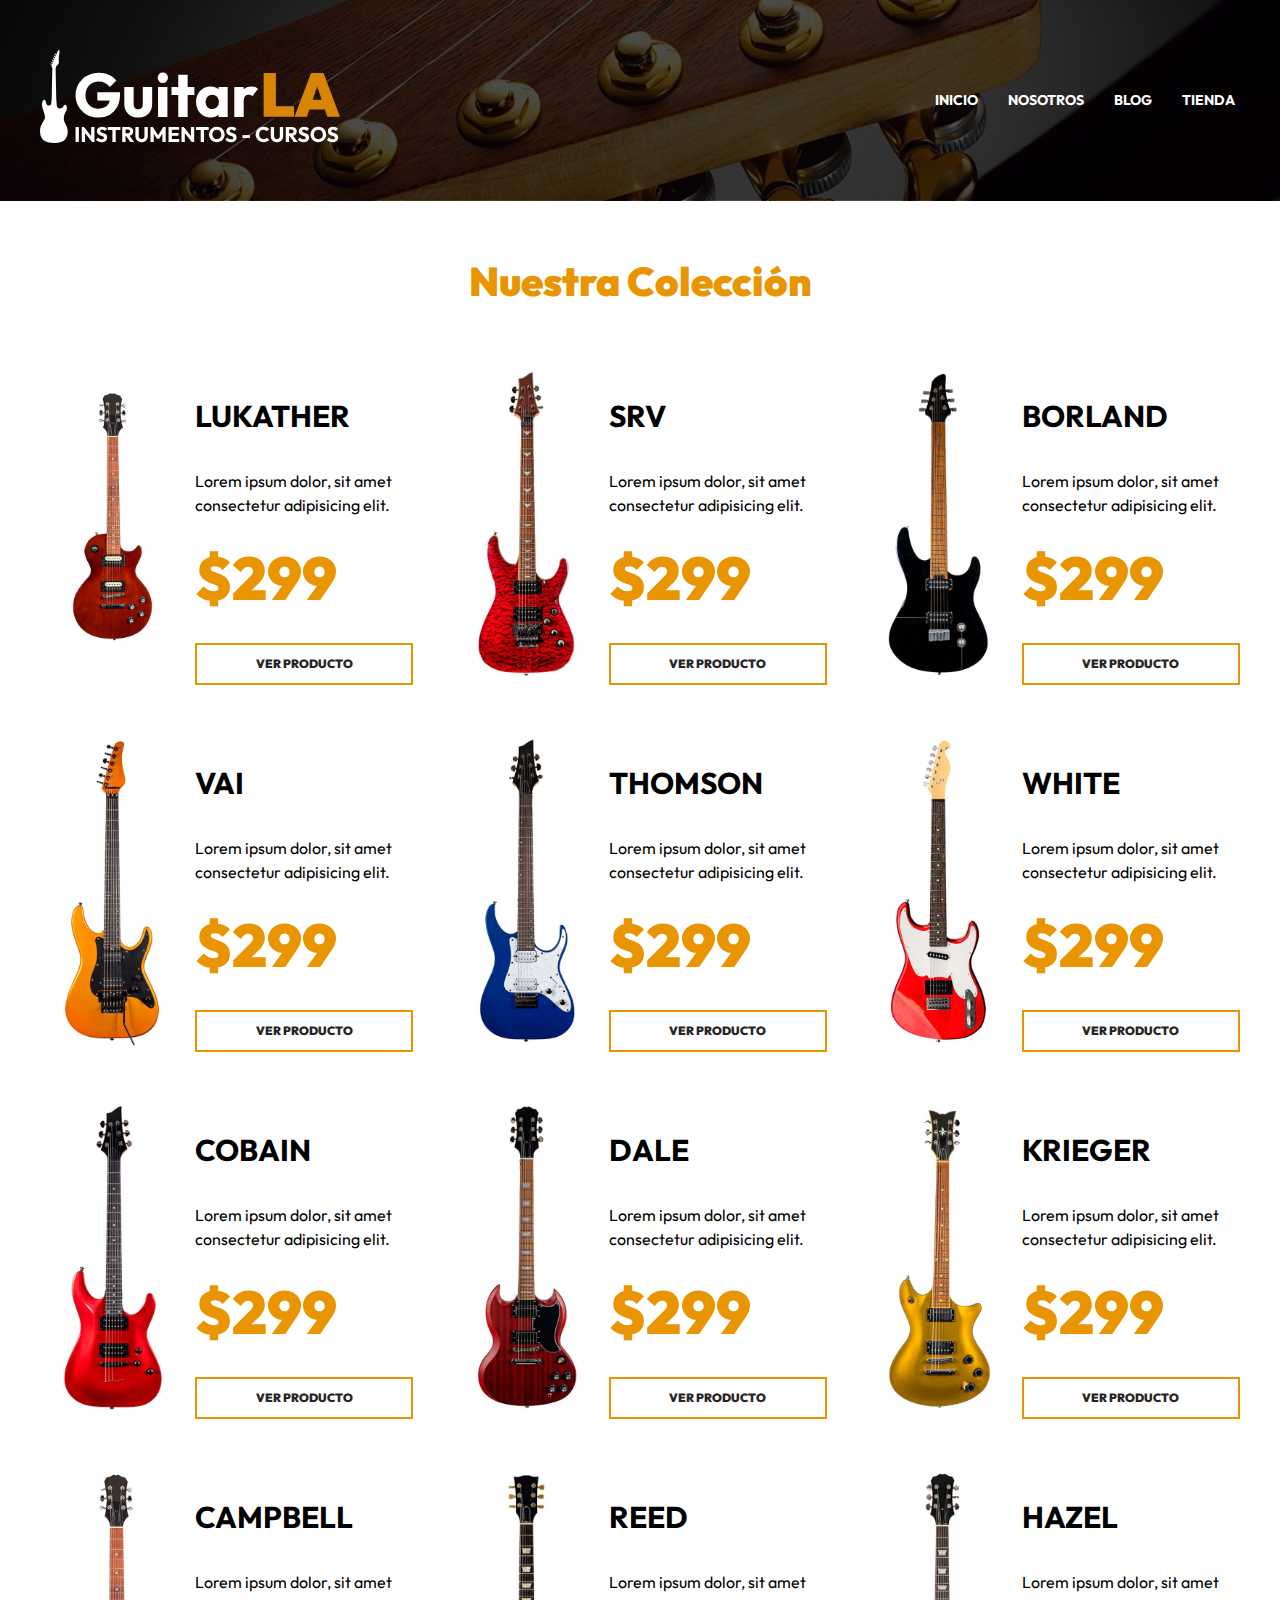
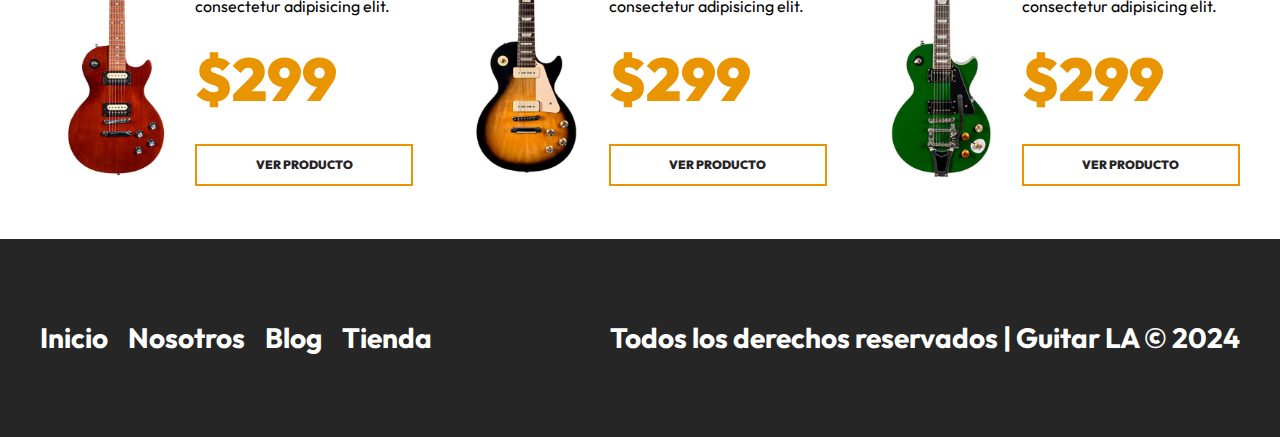
<file: tienda.html>
<!DOCTYPE html>
<html lang="en">

<head>
   <meta charset="UTF-8">
   <meta http-equiv="X-UA-Compatible" content="IE=edge">
   <meta name="viewport" content="width=device-width, initial-scale=1.0">
   <title>GuitarLA | Tienda</title>
   <link rel="stylesheet" href="css/normalize.css">
   <link rel="preconnect" href="https://fonts.googleapis.com">
   <link rel="preconnect" href="https://fonts.gstatic.com" crossorigin>
   <link href="https://fonts.googleapis.com/css2?family=Outfit:wght@400;700;900&display=swap" rel="stylesheet">
   <link rel="stylesheet" href="css/app.css">
</head>

<body>
   <header class="header">
      <div class="header__contenedor">
         <div class="header__barra">
            <a href="/">
               <img class="header__logo" src="img/logo.svg" alt="logo guitar-la">
            </a>
            <nav class="navegacion">
               <a class="navegacion__enlace" href="index.html">Inicio</a>
               <a class="navegacion__enlace" href="nosotros.html">Nosotros</a>
               <a class="navegacion__enlace" href="blog.html">Blog</a>
               <a class="navegacion__enlace" href="tienda.html">Tienda</a>
            </nav>
         </div>
      </div>
   </header>

   <main class="productos productos__contenedor">
      <h2 class="productos__heading">Nuestra Colección</h2>
      <div class="productos__grid">
         <div class="producto">
            <img class="producto__imagen" src="img/guitarra_01.jpg" alt="imagen guitarra">
            <div class="producto__contenido">
               <h3 class="producto__nombre">Lukather</h3>
               <p class="producto__descripcion">Lorem ipsum dolor, sit amet consectetur adipisicing elit.</p>
               <p class="producto__precio">$299</p>
               <a class="producto__enlace" href="producto.html">Ver Producto</a>
            </div>
         </div>
         <div class="producto">
            <img class="producto__imagen" src="img/guitarra_02.jpg" alt="imagen guitarra">
            <div class="producto__contenido">
               <h3 class="producto__nombre">SRV</h3>
               <p class="producto__descripcion">Lorem ipsum dolor, sit amet consectetur adipisicing elit.</p>
               <p class="producto__precio">$299</p>
               <a class="producto__enlace" href="producto.html">Ver Producto</a>
            </div>
         </div>
         <div class="producto">
            <img class="producto__imagen" src="img/guitarra_03.jpg" alt="imagen guitarra">
            <div class="producto__contenido">
               <h3 class="producto__nombre">Borland</h3>
               <p class="producto__descripcion">Lorem ipsum dolor, sit amet consectetur adipisicing elit.</p>
               <p class="producto__precio">$299</p>
               <a class="producto__enlace" href="producto.html">Ver Producto</a>
            </div>
         </div>
         <div class="producto">
            <img class="producto__imagen" src="img/guitarra_04.jpg" alt="imagen guitarra">
            <div class="producto__contenido">
               <h3 class="producto__nombre">VAI</h3>
               <p class="producto__descripcion">Lorem ipsum dolor, sit amet consectetur adipisicing elit.</p>
               <p class="producto__precio">$299</p>
               <a class="producto__enlace" href="producto.html">Ver Producto</a>
            </div>
         </div>
         <div class="producto">
            <img class="producto__imagen" src="img/guitarra_05.jpg" alt="imagen guitarra">
            <div class="producto__contenido">
               <h3 class="producto__nombre">Thomson</h3>
               <p class="producto__descripcion">Lorem ipsum dolor, sit amet consectetur adipisicing elit.</p>
               <p class="producto__precio">$299</p>
               <a class="producto__enlace" href="producto.html">Ver Producto</a>
            </div>
         </div>
         <div class="producto">
            <img class="producto__imagen" src="img/guitarra_06.jpg" alt="imagen guitarra">
            <div class="producto__contenido">
               <h3 class="producto__nombre">White</h3>
               <p class="producto__descripcion">Lorem ipsum dolor, sit amet consectetur adipisicing elit.</p>
               <p class="producto__precio">$299</p>
               <a class="producto__enlace" href="producto.html">Ver Producto</a>
            </div>
         </div>
         <div class="producto">
            <img class="producto__imagen" src="img/guitarra_07.jpg" alt="imagen guitarra">
            <div class="producto__contenido">
               <h3 class="producto__nombre">Cobain</h3>
               <p class="producto__descripcion">Lorem ipsum dolor, sit amet consectetur adipisicing elit.</p>
               <p class="producto__precio">$299</p>
               <a class="producto__enlace" href="producto.html">Ver Producto</a>
            </div>
         </div>
         <div class="producto">
            <img class="producto__imagen" src="img/guitarra_08.jpg" alt="imagen guitarra">
            <div class="producto__contenido">
               <h3 class="producto__nombre">Dale</h3>
               <p class="producto__descripcion">Lorem ipsum dolor, sit amet consectetur adipisicing elit.</p>
               <p class="producto__precio">$299</p>
               <a class="producto__enlace" href="producto.html">Ver Producto</a>
            </div>
         </div>
         <div class="producto">
            <img class="producto__imagen" src="img/guitarra_09.jpg" alt="imagen guitarra">
            <div class="producto__contenido">
               <h3 class="producto__nombre">Krieger</h3>
               <p class="producto__descripcion">Lorem ipsum dolor, sit amet consectetur adipisicing elit.</p>
               <p class="producto__precio">$299</p>
               <a class="producto__enlace" href="producto.html">Ver Producto</a>
            </div>
         </div>
         <div class="producto">
            <img class="producto__imagen" src="img/guitarra_10.jpg" alt="imagen guitarra">
            <div class="producto__contenido">
               <h3 class="producto__nombre">Campbell</h3>
               <p class="producto__descripcion">Lorem ipsum dolor, sit amet consectetur adipisicing elit.</p>
               <p class="producto__precio">$299</p>
               <a class="producto__enlace" href="producto.html">Ver Producto</a>
            </div>
         </div>
         <div class="producto">
            <img class="producto__imagen" src="img/guitarra_11.jpg" alt="imagen guitarra">
            <div class="producto__contenido">
               <h3 class="producto__nombre">Reed</h3>
               <p class="producto__descripcion">Lorem ipsum dolor, sit amet consectetur adipisicing elit.</p>
               <p class="producto__precio">$299</p>
               <a class="producto__enlace" href="producto.html">Ver Producto</a>
            </div>
         </div>
         <div class="producto">
            <img class="producto__imagen" src="img/guitarra_12.jpg" alt="imagen guitarra">
            <div class="producto__contenido">
               <h3 class="producto__nombre">Hazel</h3>
               <p class="producto__descripcion">Lorem ipsum dolor, sit amet consectetur adipisicing elit.</p>
               <p class="producto__precio">$299</p>
               <a class="producto__enlace" href="producto.html">Ver Producto</a>
            </div>
         </div>
      </div>
   </main>


   <footer class="footer">
      <div class="footer__contenedor footer__contenido">
         <nav class="footer__nav">
            <a href="index.html" class="footer__enlace">Inicio</a>
            <a href="nosotros.html" class="footer__enlace">Nosotros</a>
            <a href="blog.html" class="footer__enlace">Blog</a>
            <a href="tienda.html" class="footer__enlace">Tienda</a>
         </nav>
         <p class="footer__copyright">Todos los derechos reservados | Guitar LA &copy; 2024</p>
      </div>
   </footer>

</body>

</html>
</file>
<file: css/app.css>
:root {
    --primary: #e99401;
    --negro: #262626;
    --blanco: #FFF;
    --fuente-principal: 'Outfit', sans-serif;
}

html {
    font-size: 62.5%;
    box-sizing: border-box;
}

*,
*:before,
*:after {
    box-sizing: inherit;
}

body {
    font-size: 2rem;
    font-family: var(--fuente-principal);
    line-height: 1.5;
}

[class*="contenedor"] {
    max-width: 120rem;
    margin: 0 auto;
    width: 95%;
}

[class*="heading"] {
    font-size: 4rem;
    text-align: center;
    font-weight: 900;
    color: var(--primary);
    margin: 5rem 0;
}

img {
    max-width: 100%;
}

.header {
    background-image: linear-gradient(to right, rgb(0 0 0 / .7), rgb(0 0 0 / .7)), url(../img/header.jpg);
    background-size: cover;
    background-position: 50%;
    padding: 5rem 0;
    position: relative;
}

.header__guitarra {
    display: none;
}

@media (min-width: 998px) {
    .header__guitarra {
        display: block;
        position: absolute;
        right: 0;
        bottom: 0;

        /* animation-name: mostrarImagen;
        animation-duration: 1s;
        animation-delay: 0s;
        animation-timing-function: ease-in-out;
        animation-iteration-count: 1; */

        /*duration - timing - delay - iteration - keyframe*/
        animation: 1s ease-in-out 0s 1 mostrarImagen;
    }
}

@keyframes mostrarImagen {
    0% {
        opacity: 0;
        transform: translateX(-10rem);
    }

    50% {
        opacity: 0;
    }

    100% {
        opacity: 1;
        transform: translateX(0rem);
    }
}

.header__barra {
    display: flex;
    flex-direction: column;
    align-items: center;
}

@media (min-width: 768px) {
    .header__barra {
        flex-direction: row;
        justify-content: space-between;
    }
}

.header__logo {
    width: 30rem;
}

.navegacion {
    display: flex;
    gap: 2rem;
    margin-top: 5rem;
    z-index: 1;
}

@media (min-width: 768px) {
    .navegacion {
        margin-top: 0;
    }
}

.navegacion__enlace {
    color: var(--blanco);
    text-decoration: none;
    text-transform: uppercase;
    padding: .5rem;
    font-size: 1.4rem;
    font-weight: 700;
    transition-property: background-color;
    transition-duration: .3s;
}

.navegacion__enlace:hover {
    background-color: var(--primary);
}

.modelo {
    color: var(--blanco);
    margin-top: 5rem;
    text-align: center;
}

@media (min-width: 768px) {
    .modelo {
        width: 50%;
        text-align: left;
    }
}

.modelo__nombre {
    font-size: 8rem;
}

.modelo__precio {
    font-size: 6rem;
    color: var(--primary);
    font-weight: 900;
    line-height: 0;
}

.modelo__enlace {
    margin-top: 2rem;
    text-decoration: none;
    padding: 1rem 5rem;
    border: 1px solid var(--primary);
    text-transform: uppercase;
    font-size: 1.4rem;
    color: var(--blanco);
    transition-property: background-color;
    transition-duration: .3s;
}

.modelo__enlace:hover {
    background-color: var(--primary);
}

.productos__grid {
    display: grid;
    gap: 4rem;
}

@media (min-width: 768px) {
    .productos__grid {
        grid-template-columns: repeat(2, 1fr);
    }
}

@media (min-width: 992px) {
    .productos__grid {
        grid-template-columns: repeat(3, 1fr);
    }
}

.producto {
    display: grid;
    grid-template-columns: 2fr 3fr;
    column-gap: 1rem;
    align-items: center;
}

.producto__nombre {
    font-size: 3rem;
    text-transform: uppercase;
}

.producto__descripcion {
    font-size: 1.6rem;
}

.producto__precio {
    color: var(--primary);
    font-size: 6rem;
    font-weight: 900;
    margin: 0;
}

.producto__enlace {
    margin-top: 2rem;
    display: block;
    text-decoration: none;
    color: var(--negro);
    padding: 1rem 5rem;
    border: 2px solid var(--primary);
    text-align: center;
    font-size: 1.2rem;
    font-weight: 900;
    text-transform: uppercase;
    transition-property: background-color;
    transition-duration: .3s;
}

.producto__enlace:hover {
    background-color: var(--primary);
    color: var(--blanco);
}

.producto__formulario {}

.producto__label {
    font-size: 2.2rem;
    margin-right: 1rem;
}

.producto__cantidad {
    border: 2px solid var(--primary);
    padding: 1rem;
}

.producto__cantidad:focus-visible {
    outline: 2px solid var(--primary);
    border: none;
}

.producto__agregar-carrito {
    margin-top: 3rem;
    display: block;
    background-color: var(--primary);
    text-decoration: none;
    text-transform: uppercase;
    border: none;
    text-align: center;
    padding: 2rem 5rem;
    color: var(--blanco);
    font-size: 1.8rem;
    font-weight: 700;
    transition-property: background-color;
    transition-duration: .4s;
}

.producto__agregar-carrito:hover {
    background-color: var(--negro);
    cursor: pointer;
}

.cursos {
    background-image: linear-gradient(to right, rgb(0 0 0 / .65), rgb(0 0 0 / .65)), url(../img/cursos_bg.jpg);
    background-size: cover;
    background-position: 50%;
    padding: 10rem 0;
    margin-top: 10rem;
}

@media (min-width: 768px) {
    .cursos__grid {
        display: grid;
        grid-template-columns: repeat(2, 1fr);
        column-gap: 2rem;
    }
}

.cursos__contenido {
    display: flex;
    flex-direction: column;
    align-items: center;
}

@media (min-width: 768px) {
    .cursos__contenido {
        grid-column: 2 / 3;
    }
}

.cursos__texto {
    color: var(--blanco);
    text-align: center;
    font-size: 2.4rem;
}

.cursos__enlace {
    text-decoration: none;
    color: var(--blanco);
    display: inline-block;
    margin-top: 2rem;
    text-transform: uppercase;
    border: 2px solid var(--primary);
    padding: 1rem 5rem;
    font-size: 1.4rem;
    font-weight: 700;
    transition-property: background-color;
    transition-duration: .3s;
}

.cursos__enlace:hover {
    background-color: var(--primary);
}

.blog__grid {
    display: grid;
    gap: 4rem;
}

@media (min-width: 768px) {
    .blog__grid {
        grid-template-columns: repeat(2, 1fr);
    }
}

@media (min-width: 992px) {
    .blog__grid {
        grid-template-columns: repeat(4, 1fr);
    }

    .blog__grid--pagina {
        grid-template-columns: repeat(3, 1fr);
    }
}

.entrada {
    max-width: 80rem;
    margin: 0 auto;
}

.entrada__contenido {
    padding: 2rem;
}

.entrada__titulo {
    font-weight: 400;
    font-size: 2.8rem;
    margin: 0;
    line-height: 1.2;
}

.entrada__fecha {
    font-size: 1.6rem;
    color: var(--primary);
}

.entrada__enlace {
    margin-top: 2rem;
    display: block;
    text-decoration: none;
    color: var(--negro);
    padding: 1rem 5rem;
    border: 2px solid var(--primary);
    text-align: center;
    font-size: 1.2rem;
    font-weight: 900;
    text-transform: uppercase;
    transition-property: background-color;
    transition-duration: .3s;
}

.entrada__enlace:hover {
    background-color: var(--primary);
    color: var(--blanco);
}

.entrada__texto {
    display: -webkit-box;
    -webkit-box-orient: vertical;
    -webkit-line-clamp: 4;
    overflow: hidden;
}

.footer {
    margin-top: 5rem;
    padding: 5rem 0;
    background-color: var(--negro);
}

@media (min-width: 992px) {
    .footer__contenido {
        display: flex;
        justify-content: space-between;
    }

}

.footer__nav {
    display: flex;
    flex-direction: column;
    align-items: center;
}

@media (min-width: 992px) {
    .footer__nav {
        flex-direction: row;
        gap: 2rem;
    }
}

.footer__enlace {
    font-size: 2.8rem;
    color: var(--blanco);
    font-weight: 700;
    text-decoration: none;
}

.footer__enlace:hover {
    color: var(--primary);
}

.footer__copyright {
    font-size: 2.8rem;
    color: var(--blanco);
    font-weight: 700;
    text-align: center;
}

.nosotros__grid {
    display: grid;
    gap: 4rem;
}

@media (min-width: 768px) {
    .nosotros__grid {
        grid-template-columns: repeat(2, 1fr);
        align-items: center;
    }
}
</file>
